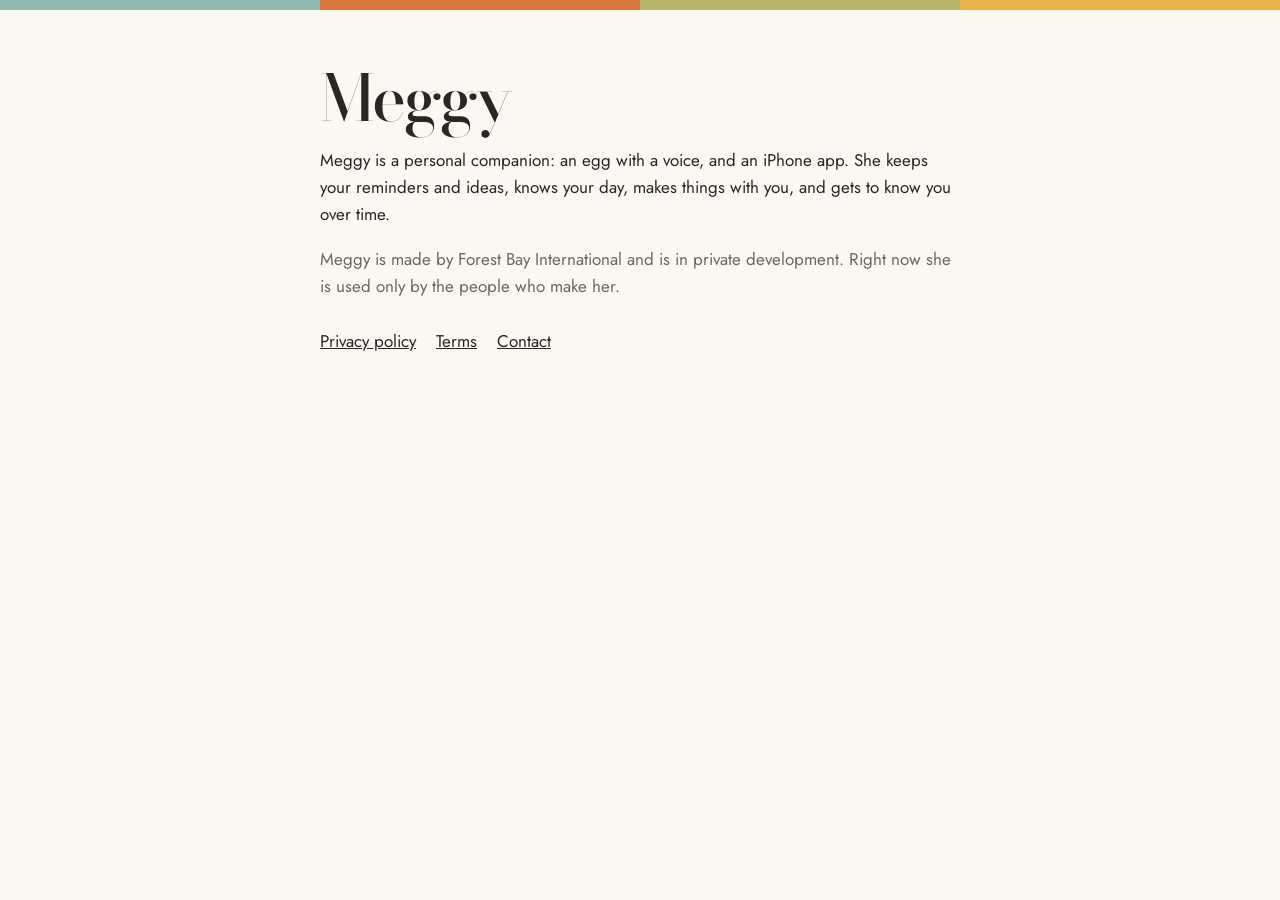
<file: index.html>
<!doctype html><html lang="en"><head><meta charset="utf-8"><meta name="viewport" content="width=device-width,initial-scale=1"><title>Meggy</title><link rel="preconnect" href="https://fonts.googleapis.com"><link href="https://fonts.googleapis.com/css2?family=Bodoni+Moda:ital,wght@0,500;1,400&family=Jost:wght@400;500&display=swap" rel="stylesheet"><link rel="stylesheet" href="style.css"></head>
<body><div class="bar"></div><main>
<h1>Meggy</h1>
<p>Meggy is a personal companion: an egg with a voice, and an iPhone app. She keeps your reminders and ideas, knows your day, makes things with you, and gets to know you over time.</p>
<p class="soft">Meggy is made by Forest Bay International and is in private development. Right now she is used only by the people who make her.</p>
<nav><a href="privacy.html">Privacy policy</a><a href="terms.html">Terms</a><a href="mailto:wearemeggy@gmail.com">Contact</a></nav>
</main></body></html>
</file>
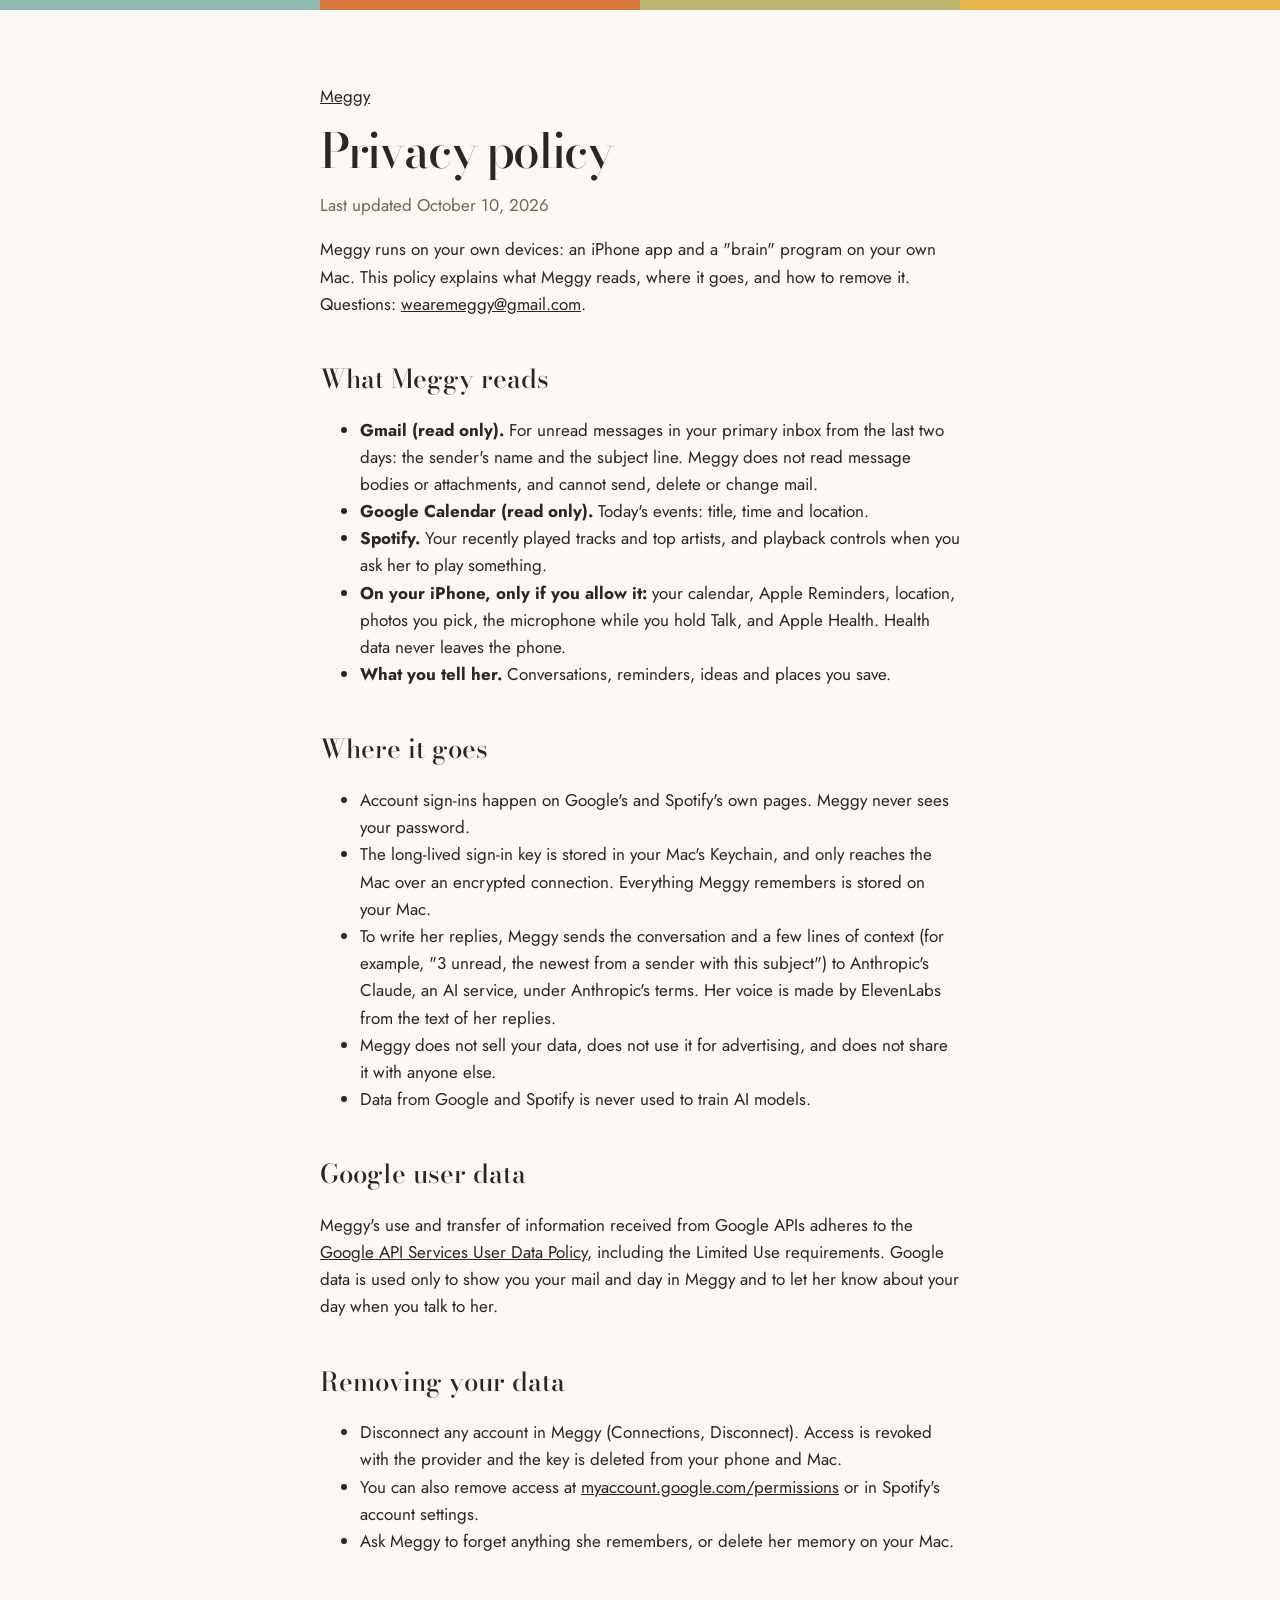
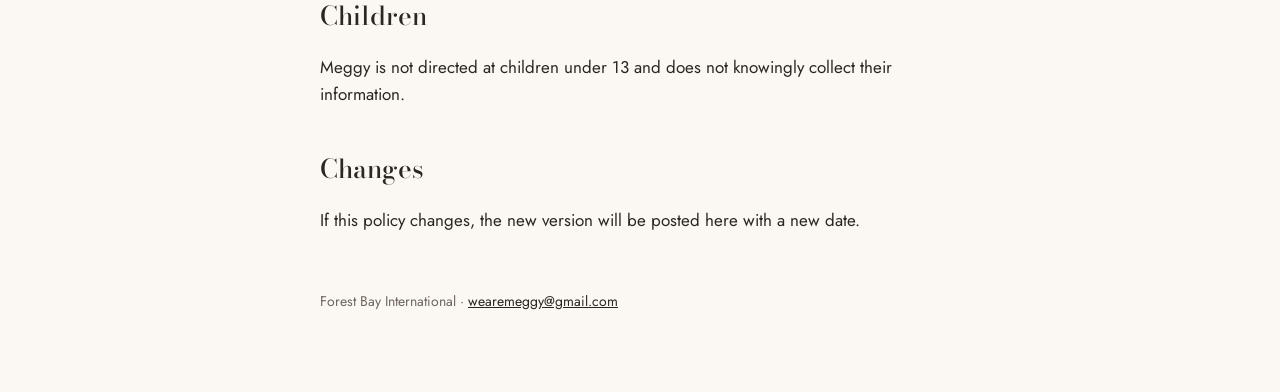
<file: privacy.html>
<!doctype html><html lang="en"><head><meta charset="utf-8"><meta name="viewport" content="width=device-width,initial-scale=1"><title>Meggy privacy policy</title><link rel="preconnect" href="https://fonts.googleapis.com"><link href="https://fonts.googleapis.com/css2?family=Bodoni+Moda:ital,wght@0,500;1,400&family=Jost:wght@400;500&display=swap" rel="stylesheet"><link rel="stylesheet" href="style.css"></head>
<body><div class="bar"></div><main>
<p><a href="index.html">Meggy</a></p>
<h1 style="font-size:48px">Privacy policy</h1>
<p class="soft">Last updated October 10, 2026</p>

<p>Meggy runs on your own devices: an iPhone app and a "brain" program on your own Mac. This policy explains what Meggy reads, where it goes, and how to remove it. Questions: <a href="mailto:wearemeggy@gmail.com">wearemeggy@gmail.com</a>.</p>

<h2>What Meggy reads</h2>
<ul>
<li><strong>Gmail (read only).</strong> For unread messages in your primary inbox from the last two days: the sender's name and the subject line. Meggy does not read message bodies or attachments, and cannot send, delete or change mail.</li>
<li><strong>Google Calendar (read only).</strong> Today's events: title, time and location.</li>
<li><strong>Spotify.</strong> Your recently played tracks and top artists, and playback controls when you ask her to play something.</li>
<li><strong>On your iPhone, only if you allow it:</strong> your calendar, Apple Reminders, location, photos you pick, the microphone while you hold Talk, and Apple Health. Health data never leaves the phone.</li>
<li><strong>What you tell her.</strong> Conversations, reminders, ideas and places you save.</li>
</ul>

<h2>Where it goes</h2>
<ul>
<li>Account sign-ins happen on Google's and Spotify's own pages. Meggy never sees your password.</li>
<li>The long-lived sign-in key is stored in your Mac's Keychain, and only reaches the Mac over an encrypted connection. Everything Meggy remembers is stored on your Mac.</li>
<li>To write her replies, Meggy sends the conversation and a few lines of context (for example, "3 unread, the newest from a sender with this subject") to Anthropic's Claude, an AI service, under Anthropic's terms. Her voice is made by ElevenLabs from the text of her replies.</li>
<li>Meggy does not sell your data, does not use it for advertising, and does not share it with anyone else.</li>
<li>Data from Google and Spotify is never used to train AI models.</li>
</ul>

<h2>Google user data</h2>
<p>Meggy's use and transfer of information received from Google APIs adheres to the <a href="https://developers.google.com/terms/api-services-user-data-policy">Google API Services User Data Policy</a>, including the Limited Use requirements. Google data is used only to show you your mail and day in Meggy and to let her know about your day when you talk to her.</p>

<h2>Removing your data</h2>
<ul>
<li>Disconnect any account in Meggy (Connections, Disconnect). Access is revoked with the provider and the key is deleted from your phone and Mac.</li>
<li>You can also remove access at <a href="https://myaccount.google.com/permissions">myaccount.google.com/permissions</a> or in Spotify's account settings.</li>
<li>Ask Meggy to forget anything she remembers, or delete her memory on your Mac.</li>
</ul>

<h2>Children</h2>
<p>Meggy is not directed at children under 13 and does not knowingly collect their information.</p>

<h2>Changes</h2>
<p>If this policy changes, the new version will be posted here with a new date.</p>
<footer class="soft">Forest Bay International · <a href="mailto:wearemeggy@gmail.com">wearemeggy@gmail.com</a></footer>
</main></body></html>
</file>
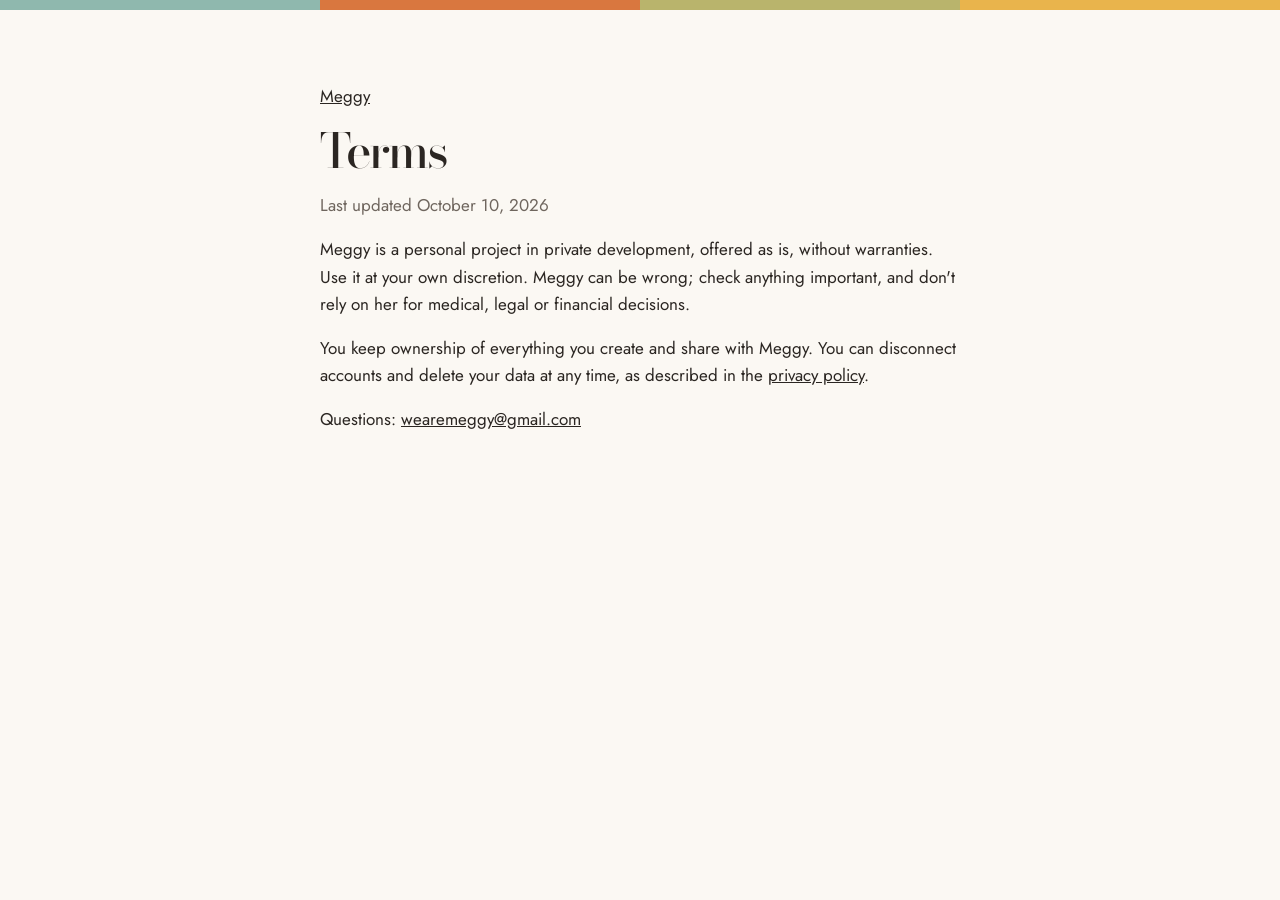
<file: terms.html>
<!doctype html><html lang="en"><head><meta charset="utf-8"><meta name="viewport" content="width=device-width,initial-scale=1"><title>Meggy terms</title><link rel="preconnect" href="https://fonts.googleapis.com"><link href="https://fonts.googleapis.com/css2?family=Bodoni+Moda:ital,wght@0,500;1,400&family=Jost:wght@400;500&display=swap" rel="stylesheet"><link rel="stylesheet" href="style.css"></head>
<body><div class="bar"></div><main>
<p><a href="index.html">Meggy</a></p>
<h1 style="font-size:48px">Terms</h1>
<p class="soft">Last updated October 10, 2026</p>
<p>Meggy is a personal project in private development, offered as is, without warranties. Use it at your own discretion. Meggy can be wrong; check anything important, and don't rely on her for medical, legal or financial decisions.</p>
<p>You keep ownership of everything you create and share with Meggy. You can disconnect accounts and delete your data at any time, as described in the <a href="privacy.html">privacy policy</a>.</p>
<p>Questions: <a href="mailto:wearemeggy@gmail.com">wearemeggy@gmail.com</a></p>
</main></body></html>
</file>
<file: style.css>
:root{--shell:#FBF8F3;--ink:#2B2622;--soft:#6F665E;--yolk:#E9B44C;--rust:#D9773F;--teal:#8FB8AE}
*{box-sizing:border-box}body{margin:0;background:var(--shell);color:var(--ink);font:17px/1.6 "Jost",system-ui,sans-serif}
main{max-width:680px;margin:0 auto;padding:56px 20px 80px}h1{font-family:"Bodoni Moda",Georgia,serif;font-weight:500;font-size:64px;line-height:1;letter-spacing:-2px;margin:0 0 12px}
h2{font-family:"Bodoni Moda",Georgia,serif;font-weight:500;font-size:26px;margin:40px 0 8px}p,li{color:var(--ink)}.soft{color:var(--soft)}
a{color:var(--ink)}.bar{height:10px;background:linear-gradient(90deg,var(--teal) 0 25%,var(--rust) 25% 50%,#B9B46C 50% 75%,var(--yolk) 75%)}
nav{margin-top:28px;display:flex;gap:20px}footer{margin-top:56px;font-size:14px}
</file>
